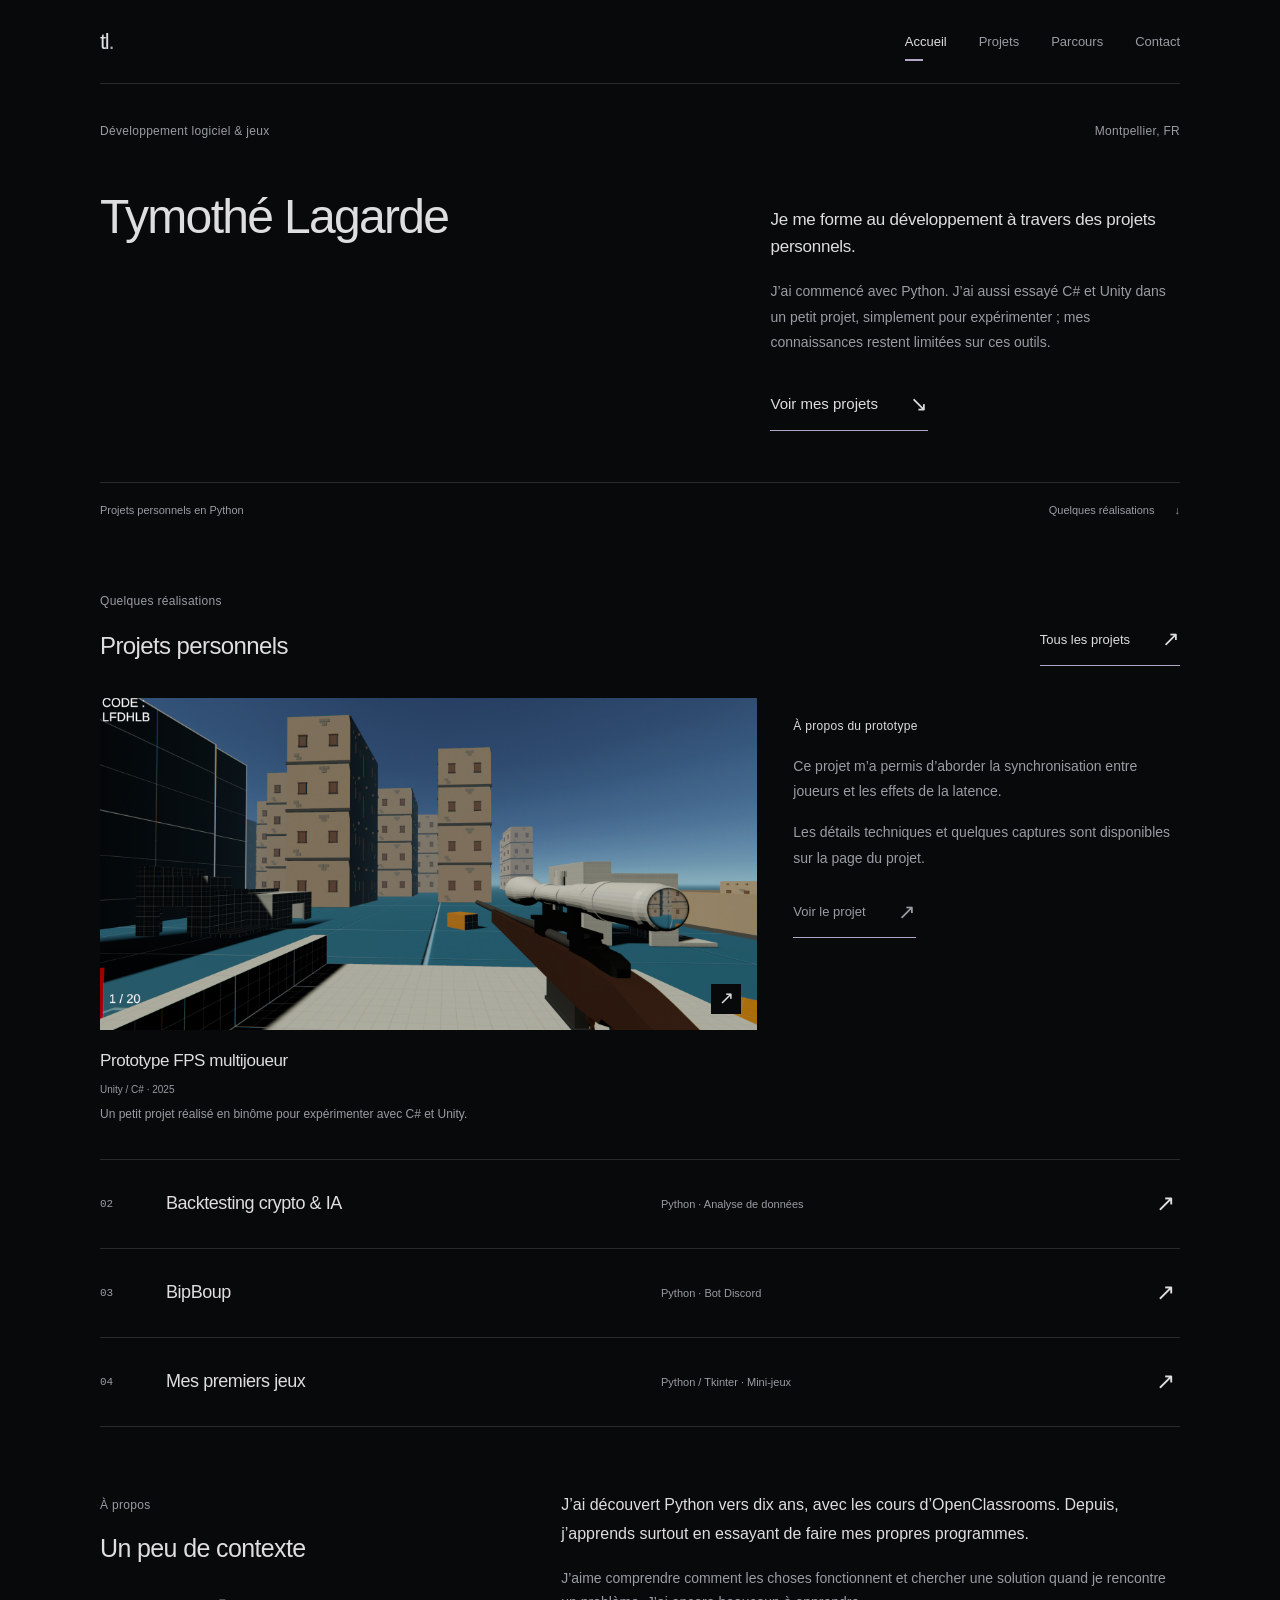
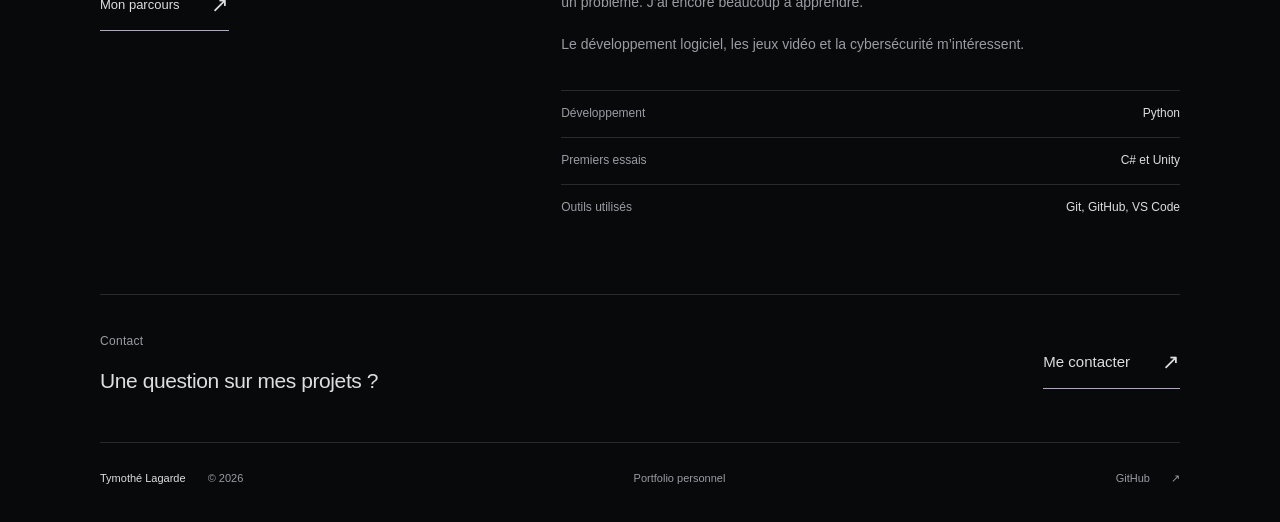
<file: index.html>
<!DOCTYPE html>
<html lang="fr">
<head>
<meta charset="UTF-8">
<meta name="viewport" content="width=device-width, initial-scale=1">
<meta name="description" content="Tymothé Lagarde, développeur autodidacte à Montpellier. Projets personnels en Python et première expérimentation avec Unity.">
<meta name="theme-color" content="#08090b">
<title>Développeur logiciel & jeux | Tymothé Lagarde</title>
<link rel="icon" href="assets/favicon.svg" type="image/svg+xml">
<link rel="stylesheet" href="css/style.css">
<script src="js/script.js" defer></script>
</head>
<body class="page-index"><a class="skip-link" href="#contenu">Aller au contenu</a>
<header class="site-header container"><a class="wordmark" href="index.html" aria-label="Tymothé Lagarde — accueil">tl<span>.</span></a>
<nav aria-label="Navigation principale"><a href="index.html" aria-current="page">Accueil</a><a href="projets.html" >Projets</a><a href="parcours.html" >Parcours</a><a href="contact.html" >Contact</a>
</nav>
</header>
<main id="contenu" class="container">
<section class="hero" aria-labelledby="hero-title">
<div class="hero-meta"><span class="eyebrow">Développement logiciel & jeux</span><span class="eyebrow">Montpellier, FR</span>
</div>
<div class="hero-layout">
<h1 id="hero-title">Tymothé Lagarde</h1>
<div class="hero-intro">

<p class="intro-lead">Je me forme au développement à travers des projets personnels.</p>
<p>J’ai commencé avec Python. J’ai aussi essayé C# et Unity dans un petit projet, simplement pour expérimenter ; mes connaissances restent limitées sur ces outils.</p><a class="text-link" href="projets.html">Voir mes projets <span aria-hidden="true">↘</span></a>
</div>
</div>
<div class="hero-bottom"><span>Projets personnels en Python</span><a href="#selection">Quelques réalisations <span aria-hidden="true">↓</span></a>
</div>
</section>
<section id="selection" class="selected-work" aria-labelledby="selection-title">
<div class="section-heading">
<div><span class="eyebrow">Quelques réalisations</span>
<h2 id="selection-title">Projets personnels</h2>
</div><a class="text-link small" href="projets.html">Tous les projets <span aria-hidden="true">↗</span></a>
</div>
<div class="featured-layout"><a class="featured-project" href="projets.html#fps">
<div class="project-image"><img src="assets/images/ProjetUnity/unity-fps-gameplay-1.png" alt="Unity FPS Gameplay 1" width="1892" height="958" loading="lazy"><span class="image-link" aria-hidden="true">↗</span>
</div>
<div class="featured-caption">
<h3>Prototype FPS multijoueur</h3><span>Unity / C# · 2025</span>
</div>
<p>Un petit projet réalisé en binôme pour expérimenter avec C# et Unity.</p></a>
<aside class="project-note"><span class="eyebrow">À propos du prototype</span><p>Ce projet m’a permis d’aborder la synchronisation entre joueurs et les effets de la latence.</p><p>Les détails techniques et quelques captures sont disponibles sur la page du projet.</p><a class="text-link small" href="projets.html#fps">Voir le projet <span aria-hidden="true">↗</span></a></aside>
</div>
<div class="project-index"><a href="projets.html#backtesting"><span class="index-number">02</span>
<h3>Backtesting crypto & IA</h3><span class="index-tech">Python · Analyse de données</span><span aria-hidden="true">↗</span></a><a href="projets.html#bipboup"><span class="index-number">03</span>
<h3>BipBoup</h3><span class="index-tech">Python · Bot Discord</span><span aria-hidden="true">↗</span></a><a href="projets.html#mini-jeux"><span class="index-number">04</span>
<h3>Mes premiers jeux</h3><span class="index-tech">Python / Tkinter · Mini-jeux</span><span aria-hidden="true">↗</span></a>
</div>
</section>
<section class="about-section" aria-labelledby="about-title">
<div><span class="eyebrow">À propos</span>
<h2 id="about-title">Un peu de contexte</h2><a class="text-link small" href="parcours.html">Mon parcours <span aria-hidden="true">↗</span></a>
</div>
<div class="about-copy">
<p class="large-copy">J’ai découvert Python vers dix ans, avec les cours d’OpenClassrooms. Depuis, j’apprends surtout en essayant de faire mes propres programmes.</p>
<p>J’aime comprendre comment les choses fonctionnent et chercher une solution quand je rencontre un problème. J’ai encore beaucoup à apprendre.</p>
<p>Le développement logiciel, les jeux vidéo et la cybersécurité m’intéressent.</p>
<dl class="tool-list">
<div><dt>Développement</dt><dd>Python</dd>
</div>
<div><dt>Premiers essais</dt><dd>C# et Unity</dd>
</div>
<div><dt>Outils utilisés</dt><dd>Git, GitHub, VS Code</dd>
</div>
</dl>
</div>
</section>
<section class="contact-strip">
<div><span class="eyebrow">Contact</span>
<h2>Une question sur mes projets ?</h2>
</div><a class="text-link" href="contact.html">Me contacter <span aria-hidden="true">↗</span></a>
</section>
</main>
<footer class="site-footer container"><a href="index.html">Tymothé Lagarde<span>© 2026</span></a><span>Portfolio personnel</span><a href="https://github.com/Wuy-Bots" target="_blank" rel="noopener noreferrer">GitHub <span aria-hidden="true">↗</span></a>
</footer>
</body>
</html>
</file>
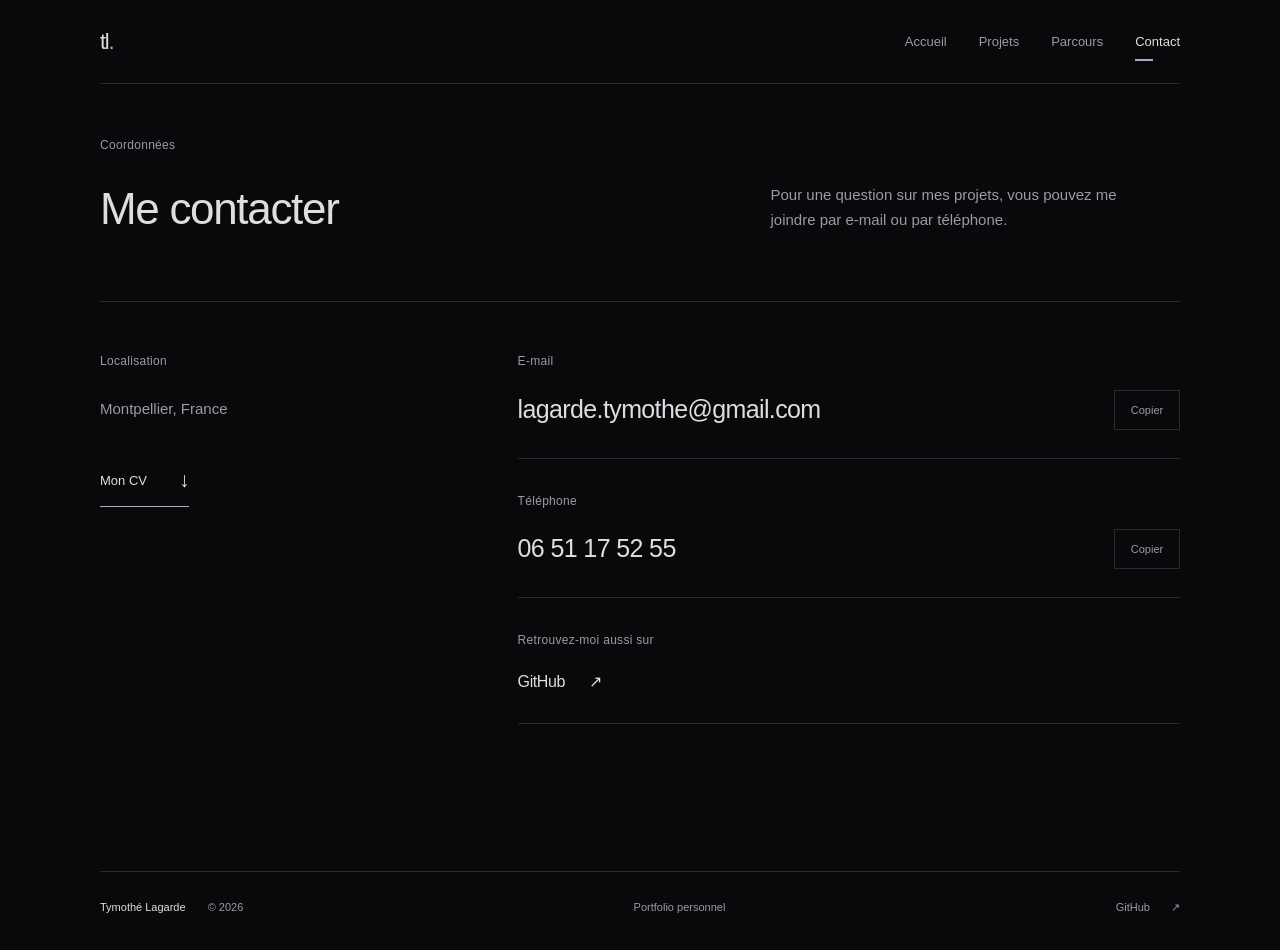
<file: contact.html>
<!DOCTYPE html>
<html lang="fr">
<head>
<meta charset="UTF-8">
<meta name="viewport" content="width=device-width, initial-scale=1">
<meta name="description" content="Contacter Tymothé Lagarde à Montpellier pour une question sur ses projets de développement.">
<meta name="theme-color" content="#08090b">
<title>Contact | Tymothé Lagarde</title>
<link rel="icon" href="assets/favicon.svg" type="image/svg+xml">
<link rel="stylesheet" href="css/style.css">
<script src="js/script.js" defer></script>
</head>
<body class="page-contact"><a class="skip-link" href="#contenu">Aller au contenu</a>
<header class="site-header container"><a class="wordmark" href="index.html" aria-label="Tymothé Lagarde — accueil">tl<span>.</span></a>
<nav aria-label="Navigation principale"><a href="index.html" >Accueil</a><a href="projets.html" >Projets</a><a href="parcours.html" >Parcours</a><a href="contact.html" aria-current="page">Contact</a>
</nav>
</header>
<main id="contenu" class="container">
<section class="page-intro contact-intro"><span class="eyebrow">Coordonnées</span>
<div class="page-intro-row">
<h1>Me contacter</h1>
<div>

<p>Pour une question sur mes projets, vous pouvez me joindre par e-mail ou par téléphone.</p>
</div>
</div>
</section>
<section class="contact-layout" aria-label="Coordonnées">
<div class="contact-aside"><span class="eyebrow">Localisation</span>
<p>Montpellier, France</p><a class="text-link small" href="assets/CV/CV_Tymothe_Lagarde_2026.pdf" download>Mon CV <span aria-hidden="true">↓</span></a>
</div>
<div class="contact-methods">
<div class="contact-method"><span class="eyebrow">E-mail</span>
<div class="contact-value-row"><a href="mailto:lagarde.tymothe@gmail.com" class="email-address">lagarde.tymothe<wbr>@gmail.com</a><button class="copy-button" type="button" data-copy="lagarde.tymothe@gmail.com" aria-label="Copier l’adresse e-mail">Copier</button>
</div>
</div>
<div class="contact-method"><span class="eyebrow">Téléphone</span>
<div class="contact-value-row"><a href="tel:+33651175255">06 51 17 52 55</a><button class="copy-button" type="button" data-copy="0651175255" aria-label="Copier le numéro de téléphone">Copier</button>
</div>
</div>
<div class="contact-method"><span class="eyebrow">Retrouvez-moi aussi sur</span>
<div class="social-links"><a href="https://github.com/Wuy-Bots" target="_blank" rel="noopener noreferrer">GitHub <span aria-hidden="true">↗</span></a>
</div>
</div>
<p id="copy-status" class="copy-status" role="status" aria-live="polite"></p>
</div>
</section>
</main>
<footer class="site-footer container"><a href="index.html">Tymothé Lagarde<span>© 2026</span></a><span>Portfolio personnel</span><a href="https://github.com/Wuy-Bots" target="_blank" rel="noopener noreferrer">GitHub <span aria-hidden="true">↗</span></a>
</footer>
</body>
</html>
</file>
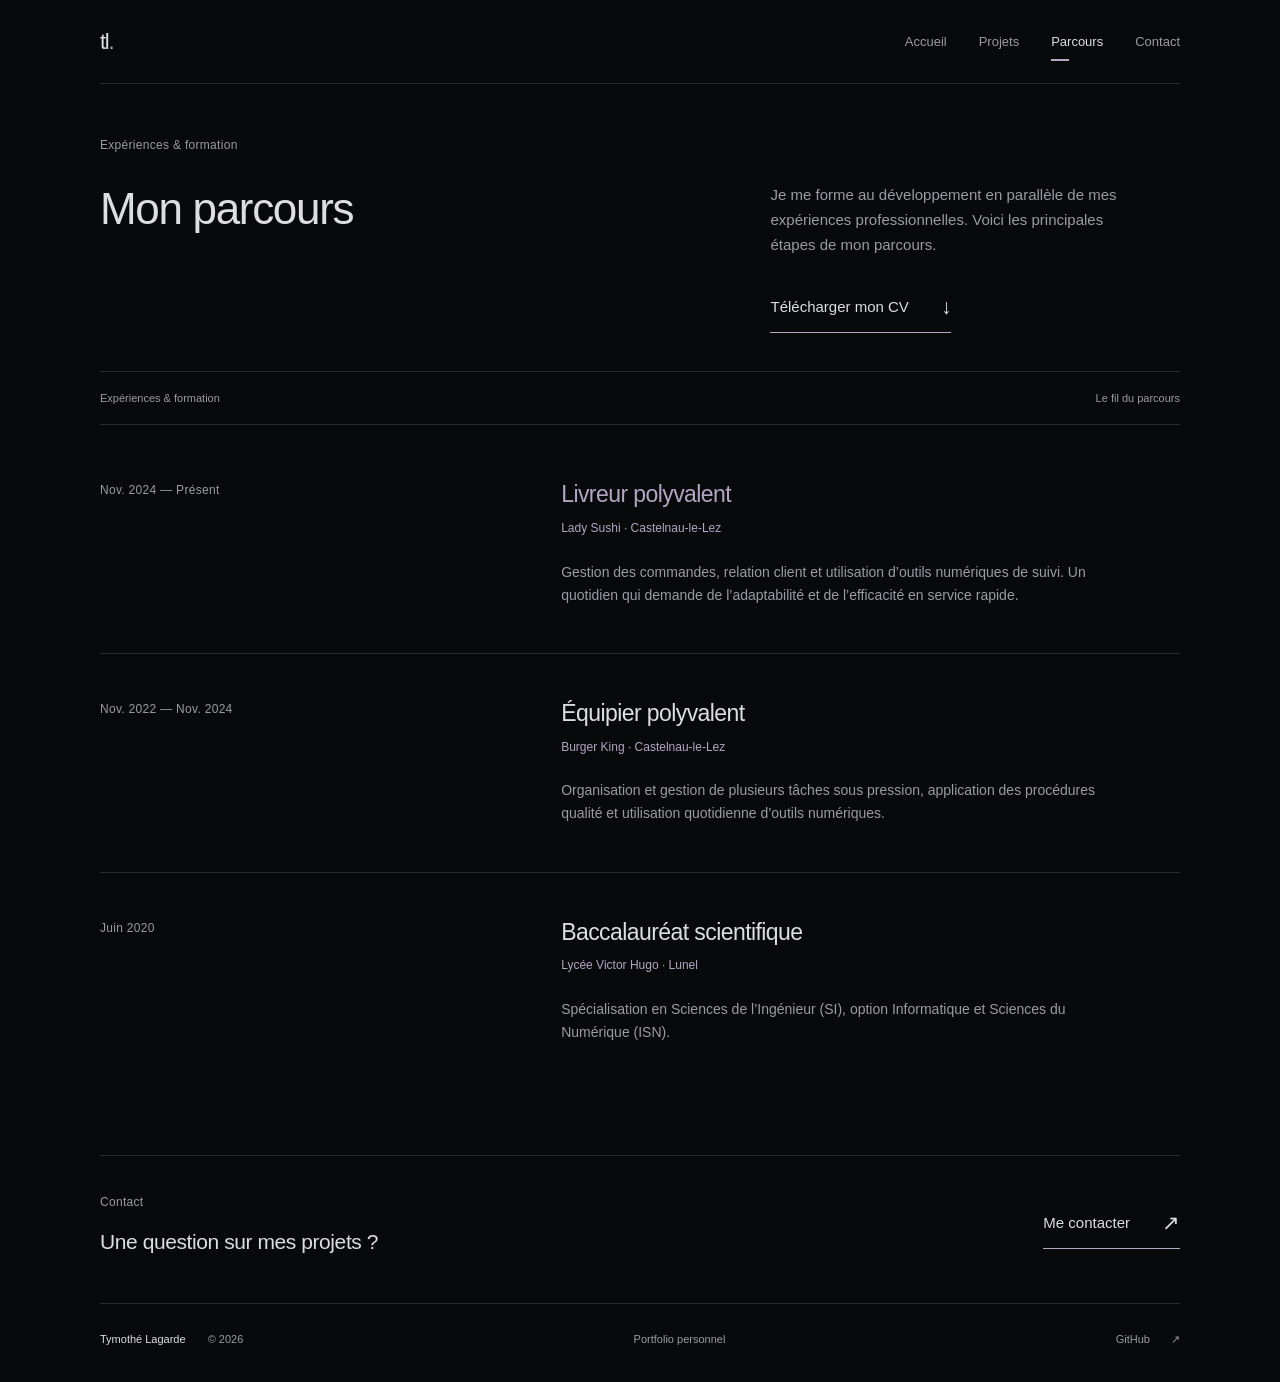
<file: parcours.html>
<!DOCTYPE html>
<html lang="fr">
<head>
<meta charset="UTF-8">
<meta name="viewport" content="width=device-width, initial-scale=1">
<meta name="description" content="Le parcours de Tymothé Lagarde : apprentissage autodidacte, expériences professionnelles et formation.">
<meta name="theme-color" content="#08090b">
<title>Parcours | Tymothé Lagarde</title>
<link rel="icon" href="assets/favicon.svg" type="image/svg+xml">
<link rel="stylesheet" href="css/style.css">
<script src="js/script.js" defer></script>
</head>
<body class="page-parcours"><a class="skip-link" href="#contenu">Aller au contenu</a>
<header class="site-header container"><a class="wordmark" href="index.html" aria-label="Tymothé Lagarde — accueil">tl<span>.</span></a>
<nav aria-label="Navigation principale"><a href="index.html" >Accueil</a><a href="projets.html" >Projets</a><a href="parcours.html" aria-current="page">Parcours</a><a href="contact.html" >Contact</a>
</nav>
</header>
<main id="contenu" class="container">
<section class="page-intro"><span class="eyebrow">Expériences & formation</span>
<div class="page-intro-row">
<h1>Mon parcours</h1>
<div>
<p>Je me forme au développement en parallèle de mes expériences professionnelles. Voici les principales étapes de mon parcours.</p><a class="text-link" href="assets/CV/CV_Tymothe_Lagarde_2026.pdf" download>Télécharger mon CV <span aria-hidden="true">↓</span></a>
</div>
</div>
<div class="page-intro-bottom"><span>Expériences & formation</span><span>Le fil du parcours</span>
</div>
</section>
<section class="career-list" aria-label="Expériences et formation">

<article class="career-entry">
<div class="career-date"><span class="eyebrow">Nov. 2024 — Présent</span><span class="career-number" aria-hidden="true">01</span>
</div>
<div>
<h2>Livreur polyvalent</h2>
<p class="career-place">Lady Sushi · Castelnau-le-Lez</p>
<p>Gestion des commandes, relation client et utilisation d’outils numériques de suivi. Un quotidien qui demande de l’adaptabilité et de l’efficacité en service rapide.</p>
</div>
</article>
<article class="career-entry">
<div class="career-date"><span class="eyebrow">Nov. 2022 — Nov. 2024</span><span class="career-number" aria-hidden="true">02</span>
</div>
<div>
<h2>Équipier polyvalent</h2>
<p class="career-place">Burger King · Castelnau-le-Lez</p>
<p>Organisation et gestion de plusieurs tâches sous pression, application des procédures qualité et utilisation quotidienne d’outils numériques.</p>
</div>
</article>
<article class="career-entry">
<div class="career-date"><span class="eyebrow">Juin 2020</span><span class="career-number" aria-hidden="true">03</span>
</div>
<div>
<h2>Baccalauréat scientifique</h2>
<p class="career-place">Lycée Victor Hugo · Lunel</p>
<p>Spécialisation en Sciences de l’Ingénieur (SI), option Informatique et Sciences du Numérique (ISN).</p>
</div>
</article>
</section>
<section class="contact-strip">
<div><span class="eyebrow">Contact</span>
<h2>Une question sur mes projets ?</h2>
</div><a class="text-link" href="contact.html">Me contacter <span aria-hidden="true">↗</span></a>
</section>
</main>
<footer class="site-footer container"><a href="index.html">Tymothé Lagarde<span>© 2026</span></a><span>Portfolio personnel</span><a href="https://github.com/Wuy-Bots" target="_blank" rel="noopener noreferrer">GitHub <span aria-hidden="true">↗</span></a>
</footer>
</body>
</html>
</file>
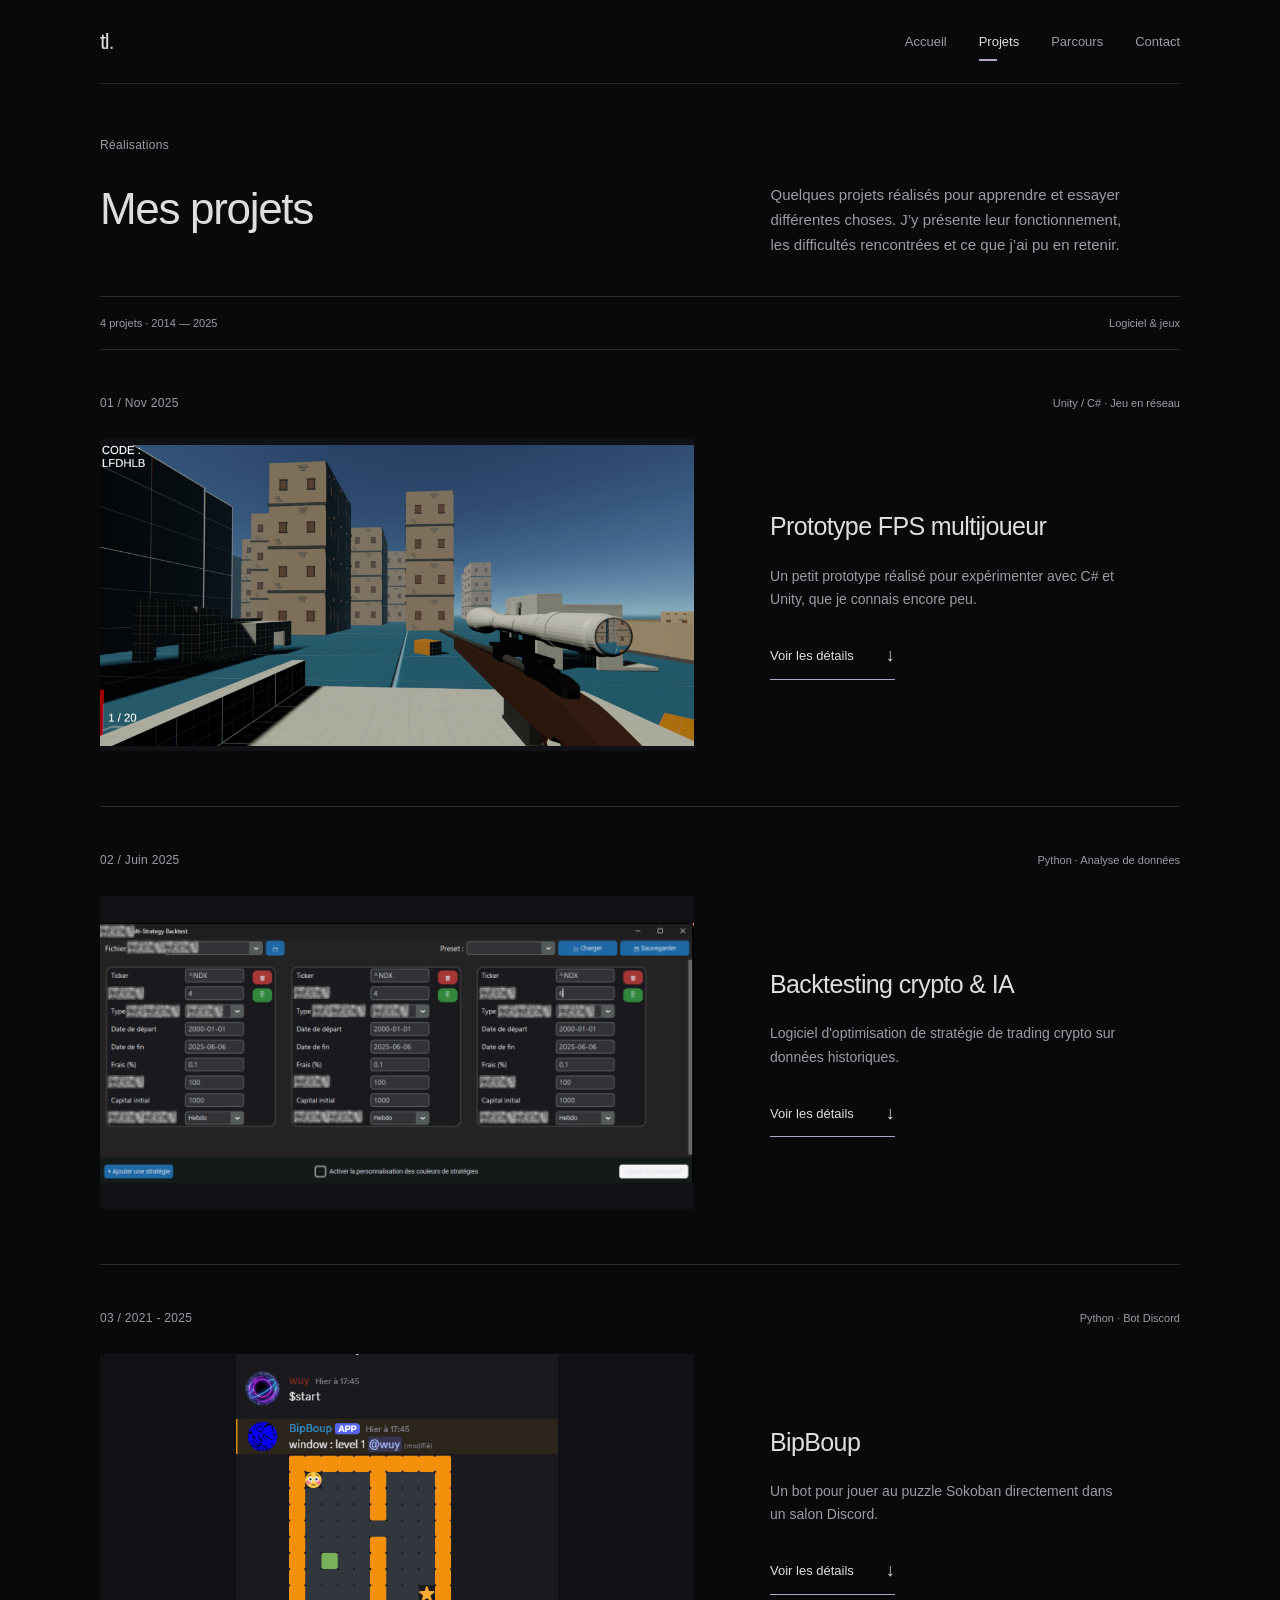
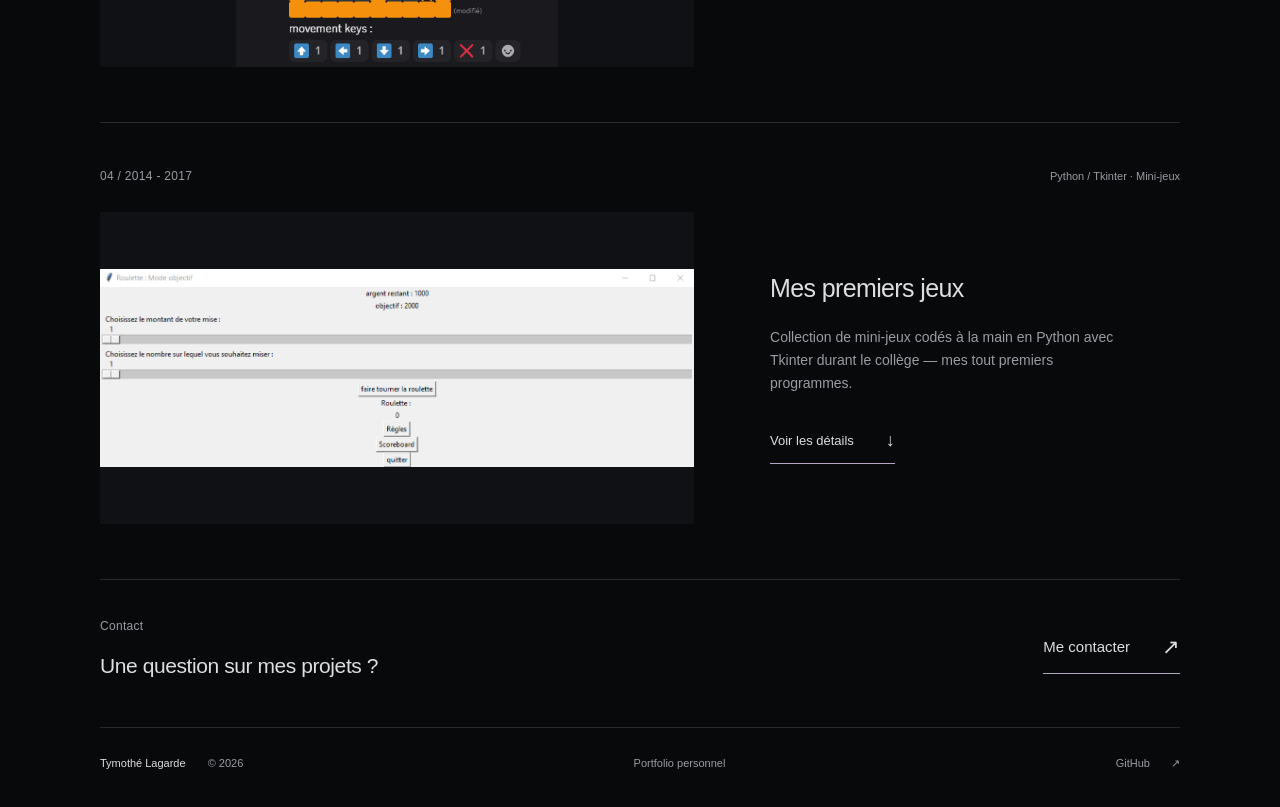
<file: projets.html>
<!DOCTYPE html>
<html lang="fr">
<head>
<meta charset="UTF-8">
<meta name="viewport" content="width=device-width, initial-scale=1">
<meta name="description" content="Quatre projets personnels de Tymothé Lagarde : FPS Unity, backtesting Python, bot Discord et mini-jeux.">
<meta name="theme-color" content="#08090b">
<title>Projets | Tymothé Lagarde</title>
<link rel="icon" href="assets/favicon.svg" type="image/svg+xml">
<link rel="stylesheet" href="css/style.css">
<script src="js/script.js" defer></script>
</head>
<body class="page-projets"><a class="skip-link" href="#contenu">Aller au contenu</a>
<header class="site-header container"><a class="wordmark" href="index.html" aria-label="Tymothé Lagarde — accueil">tl<span>.</span></a>
<nav aria-label="Navigation principale"><a href="index.html" >Accueil</a><a href="projets.html" aria-current="page">Projets</a><a href="parcours.html" >Parcours</a><a href="contact.html" >Contact</a>
</nav>
</header>
<main id="contenu" class="container">
<section class="page-intro"><span class="eyebrow">Réalisations</span>
<div class="page-intro-row">
<h1>Mes projets</h1>
<p>Quelques projets réalisés pour apprendre et essayer différentes choses. J’y présente leur fonctionnement, les difficultés rencontrées et ce que j’ai pu en retenir.</p>
</div>
<div class="page-intro-bottom"><span>4 projets · 2014 — 2025</span><span>Logiciel & jeux</span>
</div>
</section>
<section class="project-collection" aria-label="Les projets">
<article class="project-entry" id="fps">
<div class="project-entry-meta"><span class="eyebrow">01 / Nov 2025</span><span>Unity / C# · Jeu en réseau</span>
</div>
<div class="project-entry-main"><div class="project-preview"><img src="assets/images/ProjetUnity/unity-fps-gameplay-1.png" alt="Unity FPS Gameplay 1" loading="lazy"></div>
<div class="project-entry-text">
<h2>Prototype FPS multijoueur</h2>
<p>Un petit prototype réalisé pour expérimenter avec C# et Unity, que je connais encore peu.</p><button class="text-link small project-toggle" type="button" aria-controls="details-fps" aria-expanded="false" hidden><span class="toggle-label">Voir les détails</span><span class="toggle-arrow" aria-hidden="true">↓</span></button>
</div>
</div>
<div class="project-disclosure" id="details-fps">
<div class="details-content">
                                    <p class="full-description">
                                        Ce projet est un prototype de FPS (First Person Shooter) multijoueur
                                        "client-hosted", développé en <strong>C# avec Unity</strong>.
                                        L’objectif était de découvrir l’architecture Unity et les difficultés liées au réseau. Réalisé en binôme via <strong>GitHub</strong>, ce projet m’a aussi permis de m’exercer au travail sur un code partagé.
                                    </p>

                                    <div class="tech-stack-section">
                                        <h4> Outils et difficultés rencontrées</h4>
                                        <ul class="tech-details-list">
                                            <li>
                                                <strong>Netcode & Synchro :</strong> Implémentation de <em>lag
                                                    compensation</em> et d'un <em>rewind buffer</em> pour assurer que
                                                les tirs touchent leur cible correctement (hit registration) malgré la
                                                latence.
                                            </li>
                                            <li>
                                                <strong>Architecture :</strong> Gestion des RPCs (Remote Procedure
                                                Calls) optimisée pour minimiser les paquets réseaux.
                                            </li>
                                            <li>
                                                <strong>Outils 3D :</strong> Utilisation de <strong>Blender</strong>
                                                pour la modélisation des armes.
                                            </li>
                                            <li>
                                                <strong>IA Assistant :</strong> Utilisation de l’IA comme aide pour comprendre certains concepts en C# et dans Unity.
                                            </li>
                                        </ul>
                                    </div>

                                    <div class="project-gallery">
                                        <div class="gallery-scroll" tabindex="0" role="region" aria-label="Captures du projet, galerie défilante">
                                            <img src="assets/images/ProjetUnity/unity-fps-gameplay-1.png"
                                                alt="Unity FPS Gameplay 1" loading="lazy">
                                            <img src="assets/images/ProjetUnity/unity-fps-gameplay-2.png"
                                                alt="Unity FPS Gameplay 2" loading="lazy">
                                            <img src="assets/images/ProjetUnity/unity-fps-editor-view.png"
                                                alt="Unity FPS Editor View" loading="lazy">
                                        </div>
                                        <p class="gallery-hint"> Faire défiler les captures →</p>
                                    </div>

                                    <div class="project-footer">
                                        <a href="https://github.com/Wuy-Bots" target="_blank" rel="noopener noreferrer" class="github-btn">
                                             Voir sur GitHub
                                        </a>
                                    </div>
</div>
</div>
</article>
<article class="project-entry" id="backtesting">
<div class="project-entry-meta"><span class="eyebrow">02 / Juin 2025</span><span>Python · Analyse de données</span>
</div>
<div class="project-entry-main"><div class="project-preview"><img src="assets/images/backtest crypto/Capture d'écran 2026-02-09 184801.png" alt="Interface principale du gestionnaire de stratégies de backtest" loading="lazy"></div>
<div class="project-entry-text">
<h2>Backtesting crypto & IA</h2>
<p>Logiciel d'optimisation de stratégie de trading crypto sur données historiques.</p><button class="text-link small project-toggle" type="button" aria-controls="details-backtesting" aria-expanded="false" hidden><span class="toggle-label">Voir les détails</span><span class="toggle-arrow" aria-hidden="true">↓</span></button>
</div>
</div>
<div class="project-disclosure" id="details-backtesting">
<div class="details-content">
                                    <p class="full-description">
                                        Outil personnel de <strong>backtesting de stratégies d’investissement</strong>, développé en <strong>Python 3.13</strong>. Il permet de tester des paramètres sur des données historiques, de visualiser les résultats et de comparer plusieurs stratégies.
                                    </p>

                                    <div class="alert-box">

                                        <span>Code source non public</span>
                                    </div>

                                    <div class="tech-stack-section">
                                        <h4> Fonctionnement</h4>
                                        <ul class="tech-details-list">
                                            <li>
                                                <strong>Moteur d'analyse :</strong> Les backtests génèrent des
                                                <em>graphiques interactifs indépendants</em> via
                                                <strong>Matplotlib</strong>,
                                                adaptatifs selon les paramètres d'investissement informés.
                                            </li>
                                            <li>
                                                <strong>Interface Graphique (GUI) :</strong> Gestionnaire de stratégies
                                                codé en Python permettant de sélectionner fichiers d'analyse, comparer
                                                efficacement les paramètres, et gérer (dupliquer/supprimer/ajouter)
                                                plusieurs stratégies simultanément.
                                            </li>
                                            <li>
                                                <strong>Système de Presets :</strong> Sauvegarde et chargement de
                                                configurations au format <strong>JSON</strong> pour une réutilisation
                                                rapide des stratégies favorites.
                                            </li>
                                            <li>
                                                <strong>Journaux de résultats :</strong> Chaque stratégie génère
                                                automatiquement
                                                des logs détaillés (<strong>CSV + XLSX</strong>) triés par jour
                                                d'analyse,
                                                incluant performance, investissement total, et métriques clés.
                                            </li>
                                        </ul>
                                    </div>

                                    <div class="project-gallery">
                                        <div class="gallery-scroll" tabindex="0" role="region" aria-label="Captures du projet, galerie défilante">
                                            <img src="assets/images/backtest crypto/Capture d'écran 2026-02-09 184801.png"
                                                alt="Interface principale du gestionnaire de stratégies de backtest"
                                                loading="lazy">
                                            <img src="assets/images/backtest crypto/Capture d'écran 2026-02-09 184856.png"
                                                alt="Graphiques interactifs Matplotlib d'analyse de stratégie"
                                                loading="lazy">
                                        </div>
                                        <p class="gallery-hint"> Faire défiler les captures →</p>
                                    </div>

                                    <div class="project-footer">
                                        <span class="github-btn disabled">
                                             Code Privé
                                        </span>
                                    </div>
</div>
</div>
</article>
<article class="project-entry" id="bipboup">
<div class="project-entry-meta"><span class="eyebrow">03 / 2021 - 2025</span><span>Python · Bot Discord</span>
</div>
<div class="project-entry-main"><div class="project-preview"><img src="assets/images/BipBoup/bipboup-gameplay.png" alt="BipBoup Gameplay" loading="lazy"></div>
<div class="project-entry-text">
<h2>BipBoup</h2>
<p>Un bot pour jouer au puzzle Sokoban directement dans un salon Discord.</p><button class="text-link small project-toggle" type="button" aria-controls="details-bipboup" aria-expanded="false" hidden><span class="toggle-label">Voir les détails</span><span class="toggle-arrow" aria-hidden="true">↓</span></button>
</div>
</div>
<div class="project-disclosure" id="details-bipboup">
<div class="details-content">
                                    <p class="full-description">
                                        J’ai commencé BipBoup à 17 ans pour apprendre à créer un bot Discord. Il permet de jouer au puzzle <strong>Sokoban</strong> dans un salon. J’ai ensuite repris le code pour l’adapter aux changements de l’API Discord.
                                    </p>

                                    <div class="tech-stack-section">
                                        <h4> Outils et difficultés rencontrées</h4>
                                        <ul class="tech-details-list">
                                            <li>
                                                <strong>Interface :</strong> Détournement de l'interface textuelle de
                                                Discord et des réactions (emojis) pour créer un contrôleur de jeu temps
                                                réel.
                                            </li>
                                            <li>
                                                <strong>Algorithmique :</strong> Gestion des collisions, déplacements de
                                                caisses et validation de victoire (sokoban logic).
                                            </li>
                                            <li>
                                                <strong>Maintenance :</strong> Refactoring récent du code legacy pour
                                                maintenir le bot opérationnel malgré les changements majeurs de
                                                l'infrastructure Discord.
                                            </li>
                                        </ul>
                                    </div>

                                    <div class="project-gallery">
                                        <div class="gallery-scroll" tabindex="0" role="region" aria-label="Captures du projet, galerie défilante">
                                            <img src="assets/images/BipBoup/bipboup-gameplay.png" alt="BipBoup Gameplay"
                                                loading="lazy">
                                            <img src="assets/images/BipBoup/bipboup-code.png" alt="BipBoup Code"
                                                loading="lazy">
                                        </div>
                                    </div>

                                    <div class="project-footer">
                                        <a href="https://github.com/Wuy-Bots/BipBoup" target="_blank" rel="noopener noreferrer"
                                            class="github-btn">
                                             Voir sur GitHub
                                        </a>
                                    </div>
</div>
</div>
</article>
<article class="project-entry" id="mini-jeux">
<div class="project-entry-meta"><span class="eyebrow">04 / 2014 - 2017</span><span>Python / Tkinter · Mini-jeux</span>
</div>
<div class="project-entry-main"><div class="project-preview"><img src="assets/images/JeuxPython/pfc-1joueur.png" alt="Pierre Feuille Ciseaux 1 joueur" loading="lazy"></div>
<div class="project-entry-text">
<h2>Mes premiers jeux</h2>
<p>Collection de mini-jeux codés à la main en Python avec Tkinter durant le collège — mes tout premiers programmes.</p><button class="text-link small project-toggle" type="button" aria-controls="details-mini-jeux" aria-expanded="false" hidden><span class="toggle-label">Voir les détails</span><span class="toggle-arrow" aria-hidden="true">↓</span></button>
</div>
</div>
<div class="project-disclosure" id="details-mini-jeux">
<div class="details-content">
                                    <p class="full-description">
                                        Mes tout premiers pas en programmation ! Ce recueil de mini-jeux a été réalisé
                                        <strong>entre le collège (2014-2017)</strong>, entièrement codé à la main en
                                        <strong>Python</strong> avec le module <strong>Tkinter</strong> pour générer les
                                        interfaces graphiques. Ces projets témoignent de ma curiosité et de mon envie de
                                        créer dès le plus jeune âge, malgré les imperfections assumées.
                                        Le code source a été récemment mis en ligne sur GitHub afin de l'intégrer à ce
                                        portfolio.
                                    </p>

                                    <div class="tech-stack-section">
                                        <h4> Les Jeux</h4>
                                        <ul class="tech-details-list">
                                            <li>
                                                <strong>Pierre Feuille Ciseaux (1 joueur) :</strong> L'utilisateur
                                                choisit entre
                                                Pierre, Feuille ou Ciseaux, l'ordinateur fait un tirage aléatoire et le
                                                résultat
                                                du match est calculé automatiquement. Suivi de score intégré.
                                            </li>
                                            <li>
                                                <strong>Pierre Feuille Ciseaux (2 joueurs) :</strong> Même principe,
                                                mais pour
                                                deux utilisateurs. Chacun sélectionne son choix à tour de rôle sans
                                                regarder
                                                l'écran de l'autre, puis appuie sur « Résultat » pour découvrir l'issue.
                                                Score conservé en mémoire.
                                            </li>
                                            <li>
                                                <strong>Roulette :</strong> Le projet le plus ambitieux de l'époque !
                                                L'utilisateur mise un montant sur un nombre (1 à 50) et gagne ou perd
                                                selon le
                                                tirage. Trois modes de jeu : <em>Infini</em> (jouer jusqu'à la
                                                faillite),
                                                <em>Objectif</em> (atteindre un montant cible) et <em>Compétitif</em>
                                                (connexion avec identifiants pour grimper dans le scoreboard).
                                            </li>
                                            <li>
                                                <strong>Morpion (2 joueurs) :</strong> Jeu du morpion classique à deux
                                                joueurs,
                                                chacun sélectionne une case à tour de rôle jusqu'à la victoire d'un
                                                joueur.
                                            </li>
                                        </ul>
                                    </div>

                                    <div class="tech-stack-section">
                                        <h4> Bugs connus &amp; anecdotes</h4>
                                        <ul class="tech-details-list">
                                            <li>
                                                <strong>Roulette — Scoreboard :</strong> Le classement n'est pas trié
                                                correctement, et des utilisateurs peuvent être créés avec « null » comme
                                                identifiant — aucune validation n'avait été implémentée (j'étais au
                                                collège après tout !).
                                            </li>
                                            <li>
                                                <strong>Morpion — Pas d'égalité :</strong> La possibilité d'un match nul
                                                n'a pas
                                                été codée, ce qui provoque un <em>softlock</em> si toutes les cases sont
                                                remplies sans vainqueur.
                                            </li>
                                        </ul>
                                    </div>

                                    <div class="project-gallery">
                                        <div class="gallery-scroll" tabindex="0" role="region" aria-label="Captures du projet, galerie défilante">
                                            <img src="assets/images/JeuxPython/pfc-1joueur.png"
                                                alt="Pierre Feuille Ciseaux 1 joueur" loading="lazy">
                                            <img src="assets/images/JeuxPython/pfc-2joueurs.png"
                                                alt="Pierre Feuille Ciseaux 2 joueurs" loading="lazy">
                                            <img src="assets/images/JeuxPython/roulette.png" alt="Jeu de la Roulette"
                                                loading="lazy">
                                            <img src="assets/images/JeuxPython/morpion.png" alt="Morpion"
                                                loading="lazy">
                                        </div>
                                        <p class="gallery-hint"> Faire défiler les captures →</p>
                                    </div>

                                    <div class="project-footer">
                                        <a href="https://github.com/Wuy-Bots/Mini-jeux_Python" target="_blank" rel="noopener noreferrer"
                                            class="github-btn">
                                             Voir sur GitHub
                                        </a>
                                    </div>
</div>
</div>
</article>
</section>
<section class="contact-strip">
<div><span class="eyebrow">Contact</span>
<h2>Une question sur mes projets ?</h2>
</div><a class="text-link" href="contact.html">Me contacter <span aria-hidden="true">↗</span></a>
</section>
</main>
<footer class="site-footer container"><a href="index.html">Tymothé Lagarde<span>© 2026</span></a><span>Portfolio personnel</span><a href="https://github.com/Wuy-Bots" target="_blank" rel="noopener noreferrer">GitHub <span aria-hidden="true">↗</span></a>
</footer>
</body>
</html>
</file>
<file: css/style.css>
/* A quiet, editorial portfolio. Typography and real work carry the identity. */
:root {
    color-scheme:dark;
    --paper:#08090b;
    --ink:#dedde0;
    --muted:#9b9ba3;
    --accent:#b2a6c4;
    --line:#29292e;
    --panel:#101115;
    --font:Arial,Helvetica,sans-serif;
    --serif:Georgia,'Times New Roman',serif
}
* {
    box-sizing:border-box
}
html {
    scroll-behavior:smooth;
    scroll-padding-top:32px
}
body {
    margin:0;
    background:var(--paper);
    color:var(--ink);
    font:16px/1.65 var(--font);
    -webkit-font-smoothing:antialiased
}
::selection {
    background:var(--accent);
    color:var(--paper)
}
a {
    color:inherit;
    text-decoration:none
}
button {
    font:inherit
}
img {
    display:block;
    max-width:100%;
    height:auto
}
p,h1,h2,h3,h4 {
    margin:0
}
p+p {
    margin-top:1.2rem
}
h1,h2,h3,h4 {
    font-weight:400
}
em {
    font-family:var(--serif);
    font-weight:400
}
a,button,summary {
    touch-action:manipulation
}
a:focus-visible,button:focus-visible,summary:focus-visible {
    outline:2px solid var(--accent);
    outline-offset:6px
}
a:hover {
    color:var(--accent)
}
.container {
    width:min(1080px,calc(100% - 48px));
    margin-inline:auto
}
.eyebrow {
    font-size:12px;
    letter-spacing:.025em;
    text-transform:none;
    color:var(--muted)
}
.skip-link {
    visibility:visible;
    position:fixed;
    top:10px;
    left:10px;
    z-index:10;
    padding:12px 18px;
    background:var(--accent);
    color:var(--paper);
    transform:translateY(-150%);
    clip-path:inset(50%)
}
.skip-link:focus {
    visibility:visible;
    transform:none;
    clip-path:none
}
.site-header {
    min-height:84px;
    display:flex;
    align-items:center;
    gap:54px;
    border-bottom:1px solid var(--line);
    justify-content:space-between
}
.wordmark {
    font:400 22px/1 var(--font);
    letter-spacing:-.06em;
    padding-right:6px;
    font-size:22px
}
.wordmark span {
    color:var(--accent)
}
.site-header nav {
    display:flex;
    gap:32px
}
.site-header nav a {
    font-size:13px;
    padding:13px 0;
    position:relative;
    color:var(--muted)
}
.site-header nav a:hover,.site-header nav a[aria-current] {
    color:var(--ink)
}
.site-header nav a[aria-current]:after {
    content:'';
    position:absolute;
    bottom:4px;
    left:0;
    width:18px;
    height:2px;
    background:var(--accent)
}
.header-note {
    margin-left:auto;
    font:italic 14px var(--serif);
    color:var(--muted)
}
.hero {
    padding-top:38px
}
.hero-meta,.hero-bottom {
    display:flex;
    justify-content:space-between;
    gap:20px
}
.hero-layout {
    display:grid;
    grid-template-columns:1.4fr 1fr;
    gap:9%;
    align-items:start;
    padding:46px 0 40px;
    padding-block:46px
}
.hero h1 {
    font-size:clamp(30px,4vw,48px);
    line-height:1.2;
    letter-spacing:-.035em
}
.hero h1 em {
    color:var(--accent);
    letter-spacing:-.055em
}
.hero h1 em span {
    color:var(--ink)
}
.hero-intro {
    max-width:430px;
    padding-bottom:5px
}
.availability {
    font-size:11px;
    letter-spacing:.035em;
    color:var(--accent);
    display:flex;
    gap:10px;
    align-items:center
}
.availability:before {
    content:'';
    width:6px;
    height:6px;
    border-radius:50%;
    background:var(--accent);
    flex-shrink:0
}
.hero-intro .intro-lead {
    font-size:17px;
    line-height:1.6;
    letter-spacing:-.015em;
    margin-top:18px;
    margin-bottom:12px;
    color:var(--ink)
}
.hero-intro>p:not(.availability):not(.intro-lead) {
    color:var(--muted);
    font-size:14px;
    line-height:1.8
}
.text-link {
    display:inline-flex;
    align-items:center;
    justify-content:space-between;
    gap:32px;
    border-bottom:1px solid var(--accent);
    padding:8px 0;
    font-size:15px
}
.text-link span {
    font-size:21px;
    transition:transform .2s
}
.text-link:hover span {
    transform:translate(2px,-2px)
}
.hero-intro .text-link {
    margin-top:24px
}
.small {
    font-size:13px
}
.hero-bottom {
    border-top:1px solid var(--line);
    padding:18px 0;
    font-size:11px;
    color:var(--muted)
}
.hero-bottom a {
    display:flex;
    gap:20px
}
.selected-work {
    padding:90px 0 0;
    padding-top:50px
}
.section-heading {
    display:flex;
    justify-content:space-between;
    align-items:end;
    gap:28px;
    margin-bottom:32px
}
.section-heading h2 {
    font-size:24px;
    letter-spacing:-.025em;
    margin-top:13px
}
.featured-layout {
    display:grid;
    grid-template-columns:1.7fr 1fr;
    gap:36px
}
.project-image {
    position:relative;
    overflow:hidden;
    background:var(--panel)
}
.project-image img {
    width:100%;
    aspect-ratio:1.98;
    object-fit:cover;
    transition:transform .5s
}
.featured-project:hover img {
    transform:scale(1.025)
}
.image-link {
    position:absolute;
    bottom:16px;
    right:16px;
    width:30px;
    height:30px;
    display:grid;
    place-items:center;
    background:var(--paper);
    color:var(--ink);
    font-size:18px
}
.featured-caption {
    display:block;
    justify-content:space-between;
    align-items:baseline;
    gap:15px;
    margin-top:17px
}
.featured-caption h3 {
    font-size:17px;
    letter-spacing:-.025em
}
.featured-caption>span {
    font-size:10px;
    color:var(--muted);
    white-space:nowrap
}
.featured-project>p {
    font-size:12px;
    color:var(--muted);
    margin-top:4px
}
.project-note {
    background:transparent;
    color:var(--muted);
    padding:14px 0;
    display:block;
    flex-direction:column;
    align-self:start;
    aspect-ratio:auto
}
.project-note .eyebrow {
    color:var(--ink);
    font-size:12px
}
.project-note>p {
    font-size:14px;
    line-height:1.8;
    letter-spacing:normal;
    margin:16px 0
}
.project-note>p em {
    font-size:1.12em
}
.note-bottom {
    display:flex;
    justify-content:space-between;
    gap:10px;
    align-items:end;
    margin-top:auto
}
.note-bottom>span:first-child {
    font-size:10px;
    line-height:1.7
}
.note-bottom>span:last-child {
    font-size:34px;
    line-height:1
}
.project-index {
    margin-top:34px;
    border-bottom:1px solid var(--line)
}
.project-index>a {
    display:grid;
    grid-template-columns:50px 1fr 1fr 24px;
    align-items:center;
    gap:16px;
    padding:25px 0;
    border-top:1px solid var(--line);
    transition:padding .2s
}
.project-index>a:hover {
    padding-inline:10px
}
.index-number {
    font:11px monospace;
    color:var(--muted)
}
.project-index h3 {
    font-size:18px;
    letter-spacing:-.025em
}
.index-tech {
    font-size:11px;
    color:var(--muted)
}
.project-index>a>span:last-child {
    font-size:23px
}
.about-section {
    display:grid;
    grid-template-columns:1fr 1.7fr;
    gap:9%;
    padding:64px 0
}
.about-section h2 {
    font-size:25px;
    line-height:1.3;
    letter-spacing:-.025em;
    margin:15px 0
}
.about-section h2 em {
    color:var(--accent)
}
.about-copy {
    padding-top:0
}
.about-copy>p {
    font-size:14px;
    color:var(--muted)
}
.about-copy .large-copy {
    font-size:16px;
    line-height:1.8;
    color:var(--ink);
    letter-spacing:normal
}
.tool-list {
    margin:34px 0 0;
    font-size:12px
}
.tool-list>div {
    display:flex;
    justify-content:space-between;
    gap:20px;
    border-top:1px solid var(--line);
    padding:13px 0
}
.tool-list dt {
    color:var(--muted)
}
.tool-list dd {
    margin:0
}
.contact-strip {
    border-top:1px solid var(--line);
    display:flex;
    justify-content:space-between;
    align-items:center;
    gap:28px;
    padding:32px 0 44px
}
.contact-strip h2 {
    font-size:21px;
    letter-spacing:-.02em;
    margin-top:10px
}
.site-footer {
    display:flex;
    justify-content:space-between;
    gap:24px;
    align-items:center;
    border-top:1px solid var(--line);
    padding:26px 0 34px;
    font-size:11px;
    color:var(--muted)
}
.site-footer>a:first-child {
    color:var(--ink)
}
.site-footer>a:first-child span {
    margin-left:22px;
    color:var(--muted)
}
.site-footer>a:last-child span {
    margin-left:18px
}
.page-intro {
    padding-top:47px
}
.page-intro-row {
    display:grid;
    grid-template-columns:1.4fr 1fr;
    gap:9%;
    align-items:start;
    margin:26px 0 38px
}
.page-intro h1 {
    font-size:clamp(30px,4vw,44px);
    line-height:1.2;
    letter-spacing:-.03em
}
.page-intro h1 em {
    color:var(--accent)
}
.page-intro-row>p,.page-intro-row>div>p {
    font-size:15px;
    color:var(--muted);
    max-width:365px
}
.page-intro-row .text-link {
    margin-top:24px
}
.page-intro-bottom {
    display:flex;
    justify-content:space-between;
    padding:17px 0;
    border-block:1px solid var(--line);
    font-size:11px;
    color:var(--muted)
}
.project-entry {
    padding:44px 0 55px;
    border-bottom:1px solid var(--line);
    scroll-margin-top:24px
}
.project-entry:last-child {
    border-bottom:0
}
.project-entry-meta {
    display:flex;
    justify-content:space-between;
    gap:20px;
    margin-bottom:25px
}
.project-entry-meta>span:last-child {
    font-size:11px;
    color:var(--muted)
}
.project-entry-main {
    display:grid;
    grid-template-columns:1.45fr 1fr;
    align-items:center;
    gap:7%
}
.project-preview {
    display:block;
    background:var(--panel);
    overflow:hidden
}
.project-preview img {
    width:100%;
    aspect-ratio:1.9;
    object-fit:contain;
    transition:opacity .2s
}

.project-entry-text h2 {
    font-size:25px;
    line-height:1.3;
    letter-spacing:-.025em;
    max-width:360px
}
.project-entry-text>p {
    font-size:14px;
    color:var(--muted);
    margin:22px 0;
    max-width:350px
}
.project-disclosure {
    margin-top:28px;
    border:0
}




.project-disclosure[open]
.details-content {
    padding:28px 0 35px;
    max-width:960px;
    margin-inline:auto
}
.details-content p,.tech-details-list {
    font-size:14px;
    color:var(--muted);
    line-height:1.85
}
.details-content strong {
    color:var(--ink);
    font-weight:500
}
.full-description {
    max-width:740px
}
.tech-stack-section {
    margin-top:30px
}
.tech-stack-section h4 {
    font-size:18px;
    letter-spacing:-.02em
}
.tech-details-list {
    padding-left:20px;
    max-width:780px
}
.tech-details-list li {
    padding-left:7px;
    margin:12px 0
}
.tech-details-list li::marker {
    color:var(--accent)
}
.alert-box {
    display:inline-block;
    border-left:2px solid var(--accent);
    padding:8px 15px;
    margin-top:22px;
    font-size:12px;
    color:var(--muted)
}
.gallery-scroll {
    display:flex;
    gap:20px;
    overflow-x:auto;
    scroll-snap-type:x mandatory;
    scrollbar-color:var(--accent) var(--panel);
    padding-bottom:15px;
    margin-top:30px
}
.gallery-scroll img {
    height:300px;
    max-width:90%;
    width:auto;
    object-fit:contain;
    scroll-snap-align:start;
    background:var(--panel)
}
.gallery-hint {
    font-size:11px!important;
    margin-top:8px
}
.project-footer {
    margin-top:24px
}
.github-btn {
    display:inline-flex;
    gap:14px;
    align-items:center;
    border-bottom:1px solid var(--accent);
    padding:7px 0;
    font-size:13px
}
.github-btn:not(.disabled):after {
    content:'↗'
}
.github-btn.disabled {
    color:var(--muted);
    border-color:var(--line)
}
.career-list {
    padding:10px 0 65px
}
.career-entry {
    display:grid;
    grid-template-columns:1fr 1.7fr;
    gap:9%;
    padding:46px 0;
    border-bottom:1px solid var(--line)
}
.career-entry:last-child {
    border:0
}
.career-date {
    display:flex;
    flex-direction:column;
    justify-content:space-between;
    gap:20px
}
.career-number {
    font:italic 44px var(--serif);
    color:#64566e;
    display:none
}
.career-entry h2 {
    font-size:23px;
    line-height:1.2;
    letter-spacing:-.025em
}
.career-entry:first-child h2 {
    color:var(--accent)
}
.career-place {
    color:var(--accent);
    font-size:12px;
    margin-top:10px
}
.career-entry p:last-child {
    max-width:550px;
    color:var(--muted);
    font-size:14px;
    margin-top:22px
}
.contact-intro .availability {
    color:var(--accent);
    margin-bottom:25px;
    font-size:11px
}
.contact-intro .page-intro-row {
    margin-bottom:65px
}
.contact-layout {
    display:grid;
    grid-template-columns:1fr 2fr;
    gap:8%;
    padding:45px 0 95px;
    border-top:1px solid var(--line)
}
.contact-aside>p {
    font:400 15px/1.7 var(--font);
    color:var(--muted);
    margin:22px 0
}
.contact-aside .text-link {
    margin-top:12px
}
.contact-method {
    border-bottom:1px solid var(--line);
    padding-bottom:28px;
    margin-bottom:28px
}
.contact-value-row {
    display:flex;
    align-items:center;
    justify-content:space-between;
    gap:20px;
    margin-top:16px
}
.contact-value-row>a {
    font-size:clamp(18px,2.3vw,25px);
    line-height:1.35;
    letter-spacing:-.025em
}
.copy-button {
    border:1px solid var(--line);
    background:none;
    color:var(--muted);
    padding:10px 13px;
    font-size:11px;
    cursor:pointer;
    min-width:66px
}
.copy-button:hover {
    border-color:var(--accent);
    color:var(--ink)
}
.social-links {
    display:flex;
    gap:48px;
    margin-top:16px
}
.social-links a {
    display:flex;
    gap:24px;
    font-size:16px;
    letter-spacing:-.025em
}
.copy-status {
    min-height:24px;
    font-size:12px;
    color:var(--accent)
}
@media(min-width:1600px) {
    .hero-layout {
        padding-block:46px;
        align-items:start;
        padding:46px 0 40px
}
    .hero h1 {
        font-size:clamp(30px,4vw,48px);
        line-height:1.2;
        letter-spacing:-.035em
}

}
@media(max-width:1000px) {
    .container {
        width:min(1080px,calc(100% - 48px))
    }
    .header-note {
        display:none
    }
    .site-header {
        justify-content:space-between;
        min-height:84px
    }
    .hero-layout {
        gap:5%;
        grid-template-columns:1.15fr 1fr;
        align-items:start;
        padding:46px 0 40px;
        padding-block:46px
}
    .hero h1 {
        font-size:clamp(30px,4vw,48px);
        line-height:1.2;
        letter-spacing:-.035em
}
    .hero-intro .intro-lead {
        font-size:17px;
        letter-spacing:-.015em;
        line-height:1.6;
        margin-top:18px;
        margin-bottom:12px
}
    .project-note {
        padding:14px 0;
        aspect-ratio:auto;
        align-self:start;
        background:transparent;
        color:var(--muted);
        display:block
}
    .featured-caption {
        display:block
    }
    .featured-caption>span {
        display:block;
        margin-top:4px
    }
    .featured-layout {
        gap:36px;
        grid-template-columns:1.7fr 1fr
}
    .project-note>p {
        font-size:14px;
        line-height:1.8;
        letter-spacing:normal;
        margin:16px 0
}
    .page-intro-row {
        gap:6%;
        grid-template-columns:1.2fr 1fr;
        align-items:start;
        margin:26px 0 38px
}
    .contact-layout {
        grid-template-columns:1fr 2fr;
        gap:5%
    }
    .contact-value-row {
        flex-wrap:wrap
    }
    .contact-value-row>a {
        font-size:clamp(18px,2.3vw,25px);
        letter-spacing:-.025em
}

}
@media(max-width:680px) {
    .container {
        width:min(1080px,calc(100% - 48px))
    }
    .site-header {
        min-height:84px;
        gap:24px;
        justify-content:space-between
}
    .wordmark {
        font-size:22px;
        font:400 22px/1 var(--font);
        letter-spacing:-.06em
}
    .site-header nav {
        gap:21px
    }
    .site-header nav a {
        font-size:12px
    }
    .hero {
        padding-top:26px
    }
    .hero-meta .eyebrow {
        font-size:9px;
        letter-spacing:.08em
    }
    .hero-layout {
        grid-template-columns:1fr;
        padding:46px 0 40px;
        gap:35px;
        align-items:start;
        padding-block:46px
}
    .hero h1 {
        font-size:clamp(30px,4vw,48px);
        line-height:1.2;
        letter-spacing:-.035em
}
    .hero-intro {
        max-width:430px
    }
    .hero-intro .intro-lead {
        font-size:17px;
        margin-top:18px;
        letter-spacing:-.015em;
        line-height:1.6;
        margin-bottom:12px
}
    .hero-intro .text-link {
        margin-top:17px
    }
    .hero-bottom {
        font-size:10px;
        gap:12px
    }
    .selected-work {
        padding-top:50px
    }
    .section-heading {
        display:block;
        margin-bottom:25px
    }
    .section-heading .text-link {
        margin-top:14px
    }
    .section-heading h2 {
        font-size:24px;
        line-height:1.2;
        letter-spacing:-.025em
}
    .featured-layout {
        grid-template-columns:1.7fr 1fr;
        gap:36px
}
    .project-note {
        display:block;
        background:transparent;
        color:var(--muted);
        padding:14px 0;
        aspect-ratio:auto;
        align-self:start
}
    .featured-caption {
        display:block
    }
    .featured-caption h3 {
        font-size:17px
    }
    .featured-caption>span {
        font-size:9px
    }
    .project-index {
        margin-top:28px
    }
    .project-index>a {
        grid-template-columns:25px 1fr 22px;
        gap:12px;
        padding:22px 0
    }
    .project-index h3 {
        font-size:17px
    }
    .index-tech {
        grid-column:2;
        grid-row:2;
        font-size:10px;
        margin-top:-9px
    }
    .project-index>a>span:last-child {
        grid-column:3;
        grid-row:1 / 3
    }
    .about-section {
        grid-template-columns:1fr 1.7fr;
        gap:9%;
        padding:64px 0
    }
    .about-section h2 {
        font-size:25px;
        line-height:1.3;
        letter-spacing:-.025em;
        margin:15px 0
}
    .about-copy {
        padding-top:0
    }
    .about-copy .large-copy {
        font-size:16px;
        line-height:1.8;
        letter-spacing:normal
}
    .contact-strip {
        display:block;
        padding:32px 0 44px
    }
    .contact-strip h2 {
        font-size:21px;
        line-height:1.2;
        letter-spacing:-.02em
}
    .contact-strip .text-link {
        margin-top:23px
    }
    .site-footer {
        flex-wrap:wrap;
        gap:15px;
        padding-block:22px;
        font-size:10px
    }
    .site-footer>span {
        display:none
    }
    .site-footer>a:first-child span {
        margin-left:15px
    }
    .page-intro {
        padding-top:32px
    }
    .page-intro-row {
        grid-template-columns:1fr;
        gap:30px;
        margin:26px 0 38px;
        align-items:start
}
    .page-intro h1 {
        font-size:clamp(30px,4vw,44px);
        line-height:1.2;
        letter-spacing:-.03em
}
    .page-intro-row>p,.page-intro-row>div>p {
        max-width:100%;
        font-size:14px
    }
    .page-intro-bottom {
        font-size:10px
    }
    .project-entry {
        padding:30px 0 36px
    }
    .project-entry-meta .eyebrow {
        font-size:10px
    }
    .project-entry-meta>span:last-child {
        font-size:10px;
        text-align:right
    }
    .project-entry-main {
        grid-template-columns:1fr;
        gap:24px
    }
    .project-entry-text h2 {
        font-size:25px;
        line-height:1.3;
        letter-spacing:-.025em
}
    .project-entry-text>p {
        margin:14px 0;
        max-width:none
    }
    .project-disclosure {
    margin-top:28px;
    border:0
}
    .details-content {
        padding-top:15px
    }
    .gallery-scroll img {
        height:210px;
        max-width:95%
    }
    .career-entry {
        grid-template-columns:1fr;
        gap:20px;
        padding:30px 0
    }
    .career-date {
        flex-direction:row;
        align-items:center
    }
    .career-number {
        font-size:27px;
        display:none
}
    .career-entry h2 {
        font-size:23px;
        letter-spacing:-.025em
}
    .career-list {
        padding-bottom:35px
    }
    .contact-intro .page-intro-row {
        margin-bottom:35px
    }
    .contact-layout {
        grid-template-columns:1fr;
        gap:38px;
        padding:30px 0 40px
    }
    .contact-aside>p {
        margin:12px 0;
        font:400 15px/1.7 var(--font);
        color:var(--muted)
}
    .contact-aside .text-link {
        margin-top:0
    }
    .contact-value-row>a {
        font-size:clamp(18px,2.3vw,25px);
        letter-spacing:-.025em
}
    .social-links {
        gap:36px
    }
    .contact-method {
        padding-bottom:23px;
        margin-bottom:24px
    }

}
@media(max-width:360px) {
    .container {
        width:min(1080px,calc(100% - 48px))
    }
    .site-header nav {
        gap:15px
    }
    .hero-meta {
        flex-direction:column;
        gap:5px
    }
    .featured-caption {
        display:block
    }
    .hero h1 {
        font-size:clamp(30px,4vw,48px);
        line-height:1.2;
        letter-spacing:-.035em
}

}
@media(prefers-reduced-motion:reduce) {
    html {
        scroll-behavior:auto
    }
    *,*::before,*::after {
        transition:none!important;
        animation:none!important
    }

}

@media (max-width: 680px) {
    .featured-layout, .about-section { grid-template-columns: 1fr; gap: 24px; }
    .hero-layout { padding-block: 32px; gap: 26px; }
    .project-note { padding: 0; }
    .about-copy { padding-top: 10px; }
    .site-header { gap: 20px; }
}

/* A single control below each summary; only article boundaries are ruled. */
[hidden] { display:none !important; }
.project-toggle { background:none; border:0; border-bottom:1px solid var(--accent); color:var(--ink); cursor:pointer; text-align:left; }
.project-toggle .toggle-label { font-size:inherit; transform:none; }
.project-toggle .toggle-arrow { font-size:18px; }
</file>
